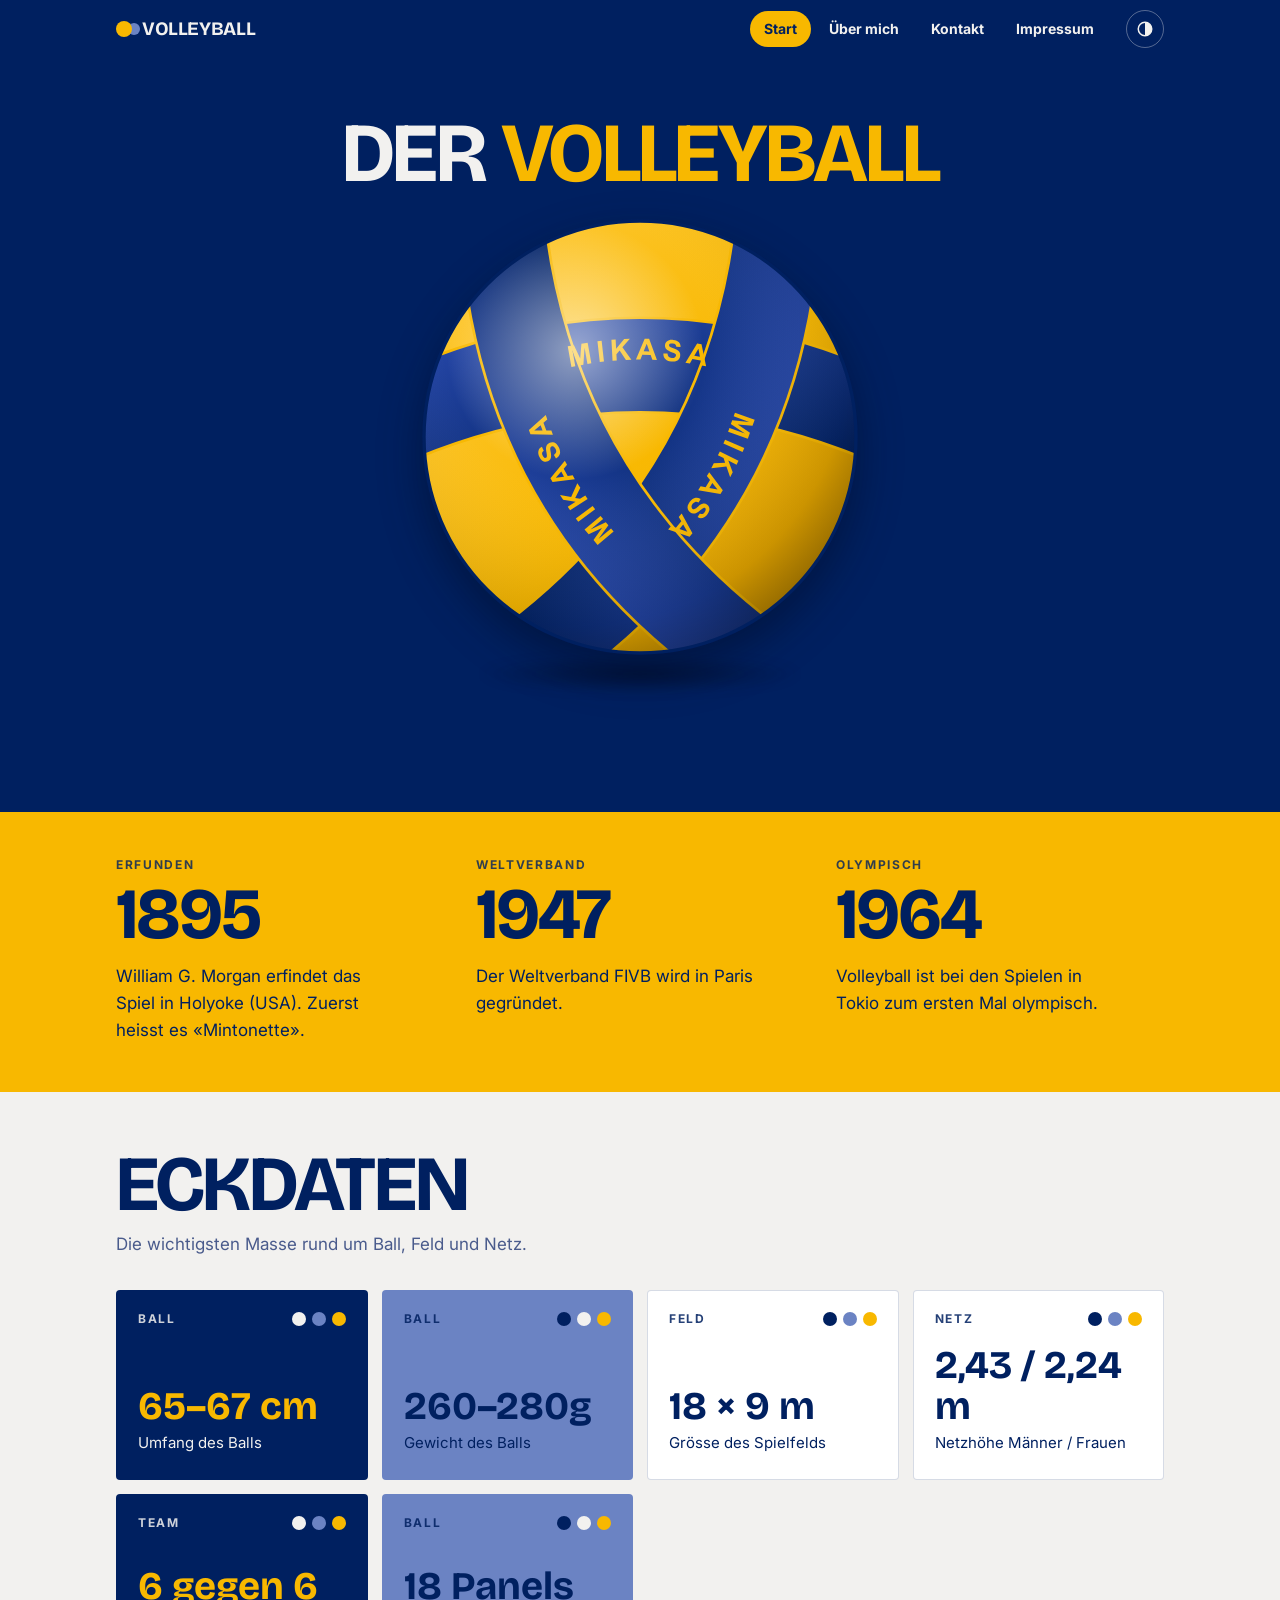
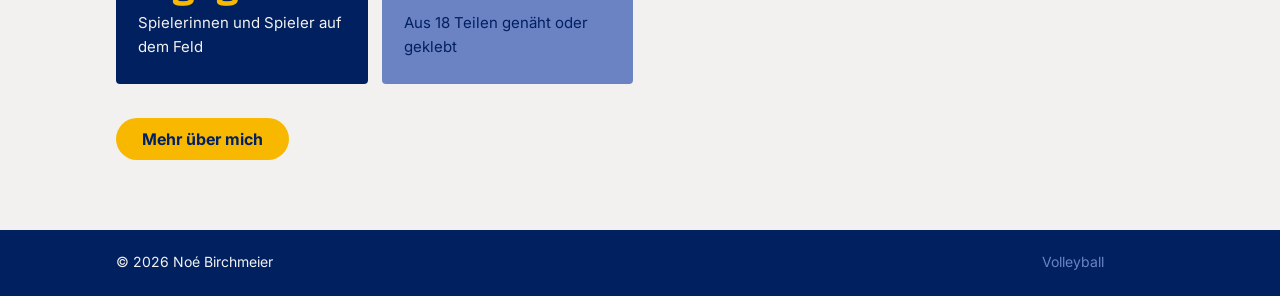
<file: index.html>
<!DOCTYPE html>
<html lang="de-CH">
<head>
    <meta charset="UTF-8">
    <meta name="viewport" content="width=device-width, initial-scale=1">
    <title>Start – Volleyball</title>
    <meta name="description" content="Alles rund um den Volleyball – von Noé Birchmeier.">

    <!-- Hell/Dunkel so früh wie möglich setzen, damit nichts aufblitzt -->
    <script>
        (function () {
            var saved = null;
            try { saved = localStorage.getItem('theme'); } catch (e) {}
            var dark = saved ? saved === 'dark' : window.matchMedia('(prefers-color-scheme: dark)').matches;
            document.documentElement.setAttribute('data-theme', dark ? 'dark' : 'light');
        })();
    </script>

    <link rel="preconnect" href="https://fonts.googleapis.com">
    <link rel="preconnect" href="https://fonts.gstatic.com" crossorigin>
    <link href="https://fonts.googleapis.com/css2?family=Bricolage+Grotesque:opsz,wght@12..96,700;12..96,800&family=Inter:wght@400;700&display=swap" rel="stylesheet">
    <link rel="stylesheet" href="assets/css/style.css">
</head>
<body>
<a class="skip-link" href="#inhalt">Zum Inhalt springen</a>

<header class="site-header">
    <div class="container site-header__inner">
        <a class="logo" href="index.html" aria-label="Volleyball – zur Startseite">
            <span class="logo__dots" aria-hidden="true"></span>
            <span class="logo__text">Volleyball</span>
        </a>

        <nav class="main-nav" aria-label="Hauptmenü">
            <ul>
                <li><a href="index.html" class="main-nav__link is-active" aria-current="page">Start</a></li>
                <li><a href="ueber-mich.html" class="main-nav__link">Über mich</a></li>
                <li><a href="kontakt.html" class="main-nav__link">Kontakt</a></li>
                <li><a href="impressum.html" class="main-nav__link">Impressum</a></li>
            </ul>
        </nav>

        <button type="button" class="theme-toggle" aria-label="Zwischen hell und dunkel wechseln">
            <svg aria-hidden="true" width="16" height="16" viewBox="0 0 16 16"><circle cx="8" cy="8" r="6.75" fill="none" stroke="currentColor" stroke-width="1.5"/><path d="M8 1.25a6.75 6.75 0 0 1 0 13.5z" fill="currentColor"/></svg>
        </button>
    </div>
</header>

<main id="inhalt">

    <section class="hero" aria-labelledby="hero-title">
        <div class="container hero__inner">
            <h1 id="hero-title" class="hero__title">Der <span class="accent">Volleyball</span></h1>

            <div class="ball-stage">
                <!-- Volleyball aus Figma: Streifen + Schriftzug drehen sich, Glanz bleibt stehen -->
                <svg class="ball" width="450" height="450" viewBox="0 0 450 450" fill="none" xmlns="http://www.w3.org/2000/svg" role="img" aria-labelledby="ball-title">
                    <title id="ball-title">Sich drehender Volleyball in Gelb und Blau</title>
                    <defs>
                        <mask id="ball-mask" style="mask-type:luminance" maskUnits="userSpaceOnUse" x="9" y="9" width="432" height="433">
                            <path d="M225 441C344.294 441 441 344.294 441 225C441 105.706 344.294 9 225 9C105.706 9 9 105.706 9 225C9 344.294 105.706 441 225 441Z" fill="white"/>
                        </mask>
                        <linearGradient id="ball-base" x1="0" y1="0" x2="450" y2="450" gradientUnits="userSpaceOnUse">
                            <stop stop-color="#FFCB3D"/>
                            <stop offset="0.55" stop-color="#F8B800"/>
                            <stop offset="1" stop-color="#D49500"/>
                        </linearGradient>
                        <linearGradient id="ball-band-1" x1="-22.5" y1="105.75" x2="61.5271" y2="381.66" gradientUnits="userSpaceOnUse">
                            <stop stop-color="#2A4BB0"/>
                            <stop offset="1" stop-color="#002060"/>
                        </linearGradient>
                        <linearGradient id="ball-band-2" x1="452.023" y1="70.2838" x2="171.065" y2="5.09843" gradientUnits="userSpaceOnUse">
                            <stop stop-color="#2A4BB0"/>
                            <stop offset="1" stop-color="#002060"/>
                        </linearGradient>
                        <linearGradient id="ball-band-3" x1="245.477" y1="498.966" x2="442.408" y2="288.242" gradientUnits="userSpaceOnUse">
                            <stop stop-color="#2A4BB0"/>
                            <stop offset="1" stop-color="#002060"/>
                        </linearGradient>
                        <radialGradient id="ball-shine" cx="0" cy="0" r="1" gradientUnits="userSpaceOnUse" gradientTransform="translate(160.2 138.6) scale(367.2)">
                            <stop stop-color="white" stop-opacity="0.55"/>
                            <stop offset="0.35" stop-color="white" stop-opacity="0"/>
                            <stop offset="0.75" stop-opacity="0.12"/>
                            <stop offset="1" stop-opacity="0.5"/>
                        </radialGradient>
                    </defs>

                    <g mask="url(#ball-mask)">
                        <path d="M450 0H0V450H450V0Z" fill="url(#ball-base)"/>

                        <g class="ball-spin">
                            <path d="M-22.5 162C142.5 87 307.5 87 472.5 162V256.5C307.5 181.5 142.5 181.5 -22.5 256.5V162Z" fill="url(#ball-band-1)" stroke-width="2.7" stroke="#F8B800"/>
                            <path d="M403.31 42.1588C385.761 222.553 303.261 365.447 155.81 470.841L73.9702 423.591C221.422 318.197 303.922 175.303 321.47 -5.09119L403.31 42.1588Z" fill="url(#ball-band-2)" stroke-width="2.7" stroke="#F8B800"/>
                            <path d="M294.19 470.841C146.739 365.447 64.2386 222.553 46.6905 42.1588L128.53 -5.09117C146.078 175.303 228.578 318.197 376.03 423.591L294.19 470.841Z" fill="url(#ball-band-3)" stroke-width="2.7" stroke="#F8B800"/>
                            <!-- Schriftzug MIKASA (3×, als Pfade) -->
                            <path d="M156.423 154.925L152.733 134.315L158.961 133.2L165.218 146.589L166.398 131.868L172.64 130.751L176.331 151.361L172.464 152.053L169.56 135.829L168.373 152.785L164.367 153.503L157.385 138.009L160.29 154.233L156.423 154.925ZM184.777 149.98L182.427 129.174L186.628 128.7L188.978 149.505L184.777 149.98ZM197.532 148.669L196.416 127.761L200.638 127.536L201.133 136.82L209.166 127.08L214.842 126.777L207.405 135.341L216.387 147.662L210.924 147.954L204.653 138.449L201.417 142.126L201.754 148.444L197.532 148.669ZM241.945 147.992L237.348 147.867L235.65 143.063L227.284 142.834L225.427 147.541L220.944 147.419L229.667 126.712L234.136 126.833L241.945 147.992ZM234.39 139.499L231.718 131.654L228.679 139.343L234.39 139.499ZM248.339 141.456L252.471 141.496C252.571 142.895 252.96 143.956 253.639 144.68C254.328 145.404 255.311 145.835 256.59 145.972C257.943 146.116 258.991 145.941 259.734 145.446C260.487 144.942 260.904 144.307 260.986 143.54C261.039 143.047 260.936 142.615 260.679 142.243C260.433 141.862 259.963 141.506 259.271 141.173C258.797 140.95 257.707 140.528 256.002 139.905C253.809 139.106 252.301 138.25 251.479 137.339C250.323 136.057 249.833 134.592 250.009 132.945C250.122 131.885 250.526 130.927 251.221 130.072C251.926 129.209 252.868 128.596 254.046 128.234C255.233 127.872 256.627 127.777 258.227 127.948C260.84 128.227 262.744 129.01 263.937 130.296C265.14 131.583 265.673 133.186 265.535 135.106L261.312 134.842C261.246 133.752 260.94 132.944 260.393 132.417C259.856 131.88 258.997 131.549 257.813 131.423C256.592 131.292 255.609 131.441 254.864 131.869C254.385 132.143 254.116 132.55 254.058 133.09C254.006 133.582 254.169 134.026 254.548 134.421C255.031 134.922 256.269 135.524 258.263 136.225C260.256 136.926 261.712 137.589 262.632 138.214C263.562 138.831 264.254 139.618 264.707 140.576C265.17 141.526 265.332 142.658 265.191 143.974C265.064 145.167 264.613 146.249 263.839 147.22C263.065 148.191 262.045 148.867 260.778 149.249C259.513 149.621 257.976 149.711 256.168 149.517C253.536 149.236 251.579 148.414 250.298 147.052C249.018 145.68 248.365 143.815 248.339 141.456ZM291.119 154.331L286.591 153.529L285.62 148.527L277.379 147.068L274.848 151.45L270.432 150.667L282.114 131.473L286.515 132.252L291.119 154.331ZM284.899 144.817L283.413 136.663L279.274 143.821L284.899 144.817Z" fill="#F8B800"/>
                            <path d="M319.975 200.649L339.669 207.758L337.52 213.709L322.797 212.433L334.955 220.816L332.802 226.78L313.108 219.671L314.442 215.977L329.944 221.573L315.853 212.068L317.235 208.239L334.144 209.939L318.641 204.343L319.975 200.649ZM310.081 227.676L329.274 236.044L327.584 239.919L308.391 231.552L310.081 227.676ZM304.838 239.378L323.503 248.865L321.588 252.634L313.299 248.421L317.718 260.248L315.142 265.315L311.444 254.592L296.283 256.21L298.761 251.333L310.129 250.655L308.563 246.014L302.923 243.147L304.838 239.378ZM283.218 278.179L285.625 274.26L290.634 275.192L295.015 268.061L291.868 264.099L294.215 260.278L307.786 278.186L305.447 281.995L283.218 278.179ZM294.35 275.883L302.481 277.491L297.341 271.015L294.35 275.883ZM285.681 286.984L283.581 290.543C282.319 289.93 281.206 289.737 280.239 289.963C279.267 290.197 278.403 290.833 277.645 291.872C276.843 292.972 276.471 293.967 276.529 294.858C276.589 295.762 276.93 296.441 277.553 296.895C277.953 297.187 278.379 297.314 278.83 297.278C279.283 297.255 279.826 297.026 280.46 296.593C280.89 296.294 281.801 295.562 283.193 294.397C284.982 292.897 286.477 292.018 287.677 291.762C289.365 291.402 290.878 291.71 292.217 292.687C293.079 293.315 293.706 294.143 294.099 295.172C294.494 296.214 294.554 297.336 294.279 298.538C293.998 299.747 293.383 301.002 292.435 302.302C290.887 304.426 289.258 305.683 287.547 306.073C285.831 306.472 284.176 306.131 282.583 305.052L284.923 301.526C285.899 302.014 286.752 302.153 287.483 301.943C288.215 301.747 288.932 301.168 289.633 300.206C290.357 299.213 290.72 298.288 290.721 297.429C290.723 296.877 290.505 296.44 290.067 296.121C289.667 295.829 289.201 295.749 288.669 295.88C287.994 296.047 286.854 296.818 285.25 298.194C283.646 299.57 282.343 300.5 281.342 300.983C280.343 301.481 279.316 301.686 278.259 301.599C277.205 301.526 276.144 301.099 275.074 300.32C274.105 299.613 273.393 298.682 272.94 297.526C272.486 296.37 272.41 295.149 272.713 293.861C273.023 292.579 273.714 291.203 274.786 289.734C276.345 287.595 278.035 286.311 279.856 285.883C281.684 285.46 283.626 285.827 285.681 286.984ZM253.141 317.596L256.1 314.075L260.917 315.735L266.301 309.328L263.772 304.945L266.657 301.512L277.44 321.226L274.564 324.648L253.141 317.596ZM264.49 316.966L272.294 319.756L268.166 312.593L264.49 316.966Z" fill="#F8B800"/>
                            <path d="M198.602 319.426L182.598 332.927L178.518 328.091L186.985 315.978L173.647 322.316L169.558 317.469L185.561 303.968L188.094 306.97L175.496 317.598L190.774 310.147L193.398 313.258L183.471 327.051L196.069 316.424L198.602 319.426ZM180.142 297.344L163.299 309.782L160.788 306.381L177.631 293.943L180.142 297.344ZM172.629 286.953L155.081 298.373L152.775 294.83L160.568 289.759L148.116 287.672L145.016 282.908L156.151 285.067L162.33 271.128L165.314 275.712L160.218 285.896L165.021 286.861L170.323 283.409L172.629 286.953ZM149.837 248.829L152.027 252.873L148.715 256.745L152.701 264.105L157.706 263.359L159.841 267.303L137.546 270.102L135.418 266.171L149.837 248.829ZM146.259 259.618L140.801 265.855L148.98 264.642L146.259 259.618ZM140.98 246.559L138.948 242.961C140.109 242.175 140.834 241.307 141.121 240.357C141.404 239.399 141.286 238.332 140.765 237.156C140.213 235.912 139.537 235.092 138.737 234.696C137.924 234.296 137.166 234.252 136.46 234.565C136.008 234.766 135.685 235.07 135.491 235.479C135.284 235.883 135.21 236.468 135.269 237.233C135.313 237.756 135.491 238.91 135.804 240.698C136.209 242.998 136.222 244.731 135.844 245.899C135.312 247.541 134.288 248.697 132.773 249.369C131.799 249.801 130.767 249.93 129.68 249.755C128.58 249.576 127.578 249.067 126.675 248.228C125.768 247.38 124.989 246.221 124.337 244.75C123.272 242.347 122.998 240.308 123.515 238.631C124.028 236.945 125.151 235.682 126.882 234.842L128.765 238.632C127.854 239.233 127.307 239.903 127.124 240.64C126.928 241.373 127.071 242.283 127.553 243.371C128.051 244.494 128.671 245.271 129.414 245.702C129.892 245.98 130.378 246.009 130.875 245.789C131.327 245.588 131.63 245.225 131.782 244.7C131.975 244.031 131.877 242.658 131.488 240.581C131.098 238.504 130.944 236.911 131.025 235.802C131.094 234.688 131.43 233.696 132.034 232.825C132.624 231.948 133.524 231.242 134.734 230.706C135.831 230.22 136.993 230.069 138.221 230.254C139.449 230.439 140.544 230.984 141.508 231.89C142.463 232.8 143.309 234.086 144.046 235.749C145.119 238.169 145.386 240.274 144.846 242.065C144.298 243.86 143.009 245.358 140.98 246.559ZM130.739 203.073L132.309 207.396L128.463 210.737L131.319 218.604L136.379 218.605L137.91 222.82L115.446 222.301L113.92 218.1L130.739 203.073ZM125.61 213.217L119.292 218.58L127.56 218.586L125.61 213.217Z" fill="#F8B800"/>
                        </g>

                        <path d="M225 441C344.294 441 441 344.294 441 225C441 105.706 344.294 9 225 9C105.706 9 9 105.706 9 225C9 344.294 105.706 441 225 441Z" fill="url(#ball-shine)"/>
                    </g>
                    <path d="M441 225C441 344.294 344.294 441 225 441C105.706 441 9 344.294 9 225C9 105.706 105.706 9 225 9C344.294 9 441 105.706 441 225Z" stroke-width="3.375" stroke="#002060"/>
                </svg>
                <span class="ball-shadow" aria-hidden="true"></span>
            </div>
        </div>
    </section>

    <section class="milestones" aria-label="Geschichte">
        <div class="container milestones__grid">
            <article class="milestone">
                <p class="eyebrow">Erfunden</p>
                <h3 class="milestone__year">1895</h3>
                <p class="milestone__text">William G. Morgan erfindet das Spiel in Holyoke (USA). Zuerst heisst es «Mintonette».</p>
            </article>
            <article class="milestone">
                <p class="eyebrow">Weltverband</p>
                <h3 class="milestone__year">1947</h3>
                <p class="milestone__text">Der Weltverband FIVB wird in Paris gegründet.</p>
            </article>
            <article class="milestone">
                <p class="eyebrow">Olympisch</p>
                <h3 class="milestone__year">1964</h3>
                <p class="milestone__text">Volleyball ist bei den Spielen in Tokio zum ersten Mal olympisch.</p>
            </article>
        </div>
    </section>

    <section class="facts" aria-labelledby="facts-title">
        <div class="container">
            <h2 id="facts-title" class="section-title">Eckdaten</h2>
            <p class="section-lead">Die wichtigsten Masse rund um Ball, Feld und Netz.</p>

            <div class="facts__grid">
                <article class="fact-card fact-card--navy">
                    <div class="fact-card__top">
                        <span class="eyebrow">Ball</span>
                        <span class="fact-card__dots" aria-hidden="true"><i></i><i></i><i></i></span>
                    </div>
                    <p class="fact-card__value">65–67 cm</p>
                    <p class="fact-card__text">Umfang des Balls</p>
                </article>

                <article class="fact-card fact-card--blue">
                    <div class="fact-card__top">
                        <span class="eyebrow">Ball</span>
                        <span class="fact-card__dots" aria-hidden="true"><i></i><i></i><i></i></span>
                    </div>
                    <p class="fact-card__value">260–280g</p>
                    <p class="fact-card__text">Gewicht des Balls</p>
                </article>

                <article class="fact-card fact-card--light">
                    <div class="fact-card__top">
                        <span class="eyebrow">Feld</span>
                        <span class="fact-card__dots" aria-hidden="true"><i></i><i></i><i></i></span>
                    </div>
                    <p class="fact-card__value">18 × 9 m</p>
                    <p class="fact-card__text">Grösse des Spielfelds</p>
                </article>

                <article class="fact-card fact-card--light">
                    <div class="fact-card__top">
                        <span class="eyebrow">Netz</span>
                        <span class="fact-card__dots" aria-hidden="true"><i></i><i></i><i></i></span>
                    </div>
                    <p class="fact-card__value">2,43 / 2,24 m</p>
                    <p class="fact-card__text">Netzhöhe Männer / Frauen</p>
                </article>

                <article class="fact-card fact-card--navy">
                    <div class="fact-card__top">
                        <span class="eyebrow">Team</span>
                        <span class="fact-card__dots" aria-hidden="true"><i></i><i></i><i></i></span>
                    </div>
                    <p class="fact-card__value">6 gegen 6</p>
                    <p class="fact-card__text">Spielerinnen und Spieler auf dem Feld</p>
                </article>

                <article class="fact-card fact-card--blue">
                    <div class="fact-card__top">
                        <span class="eyebrow">Ball</span>
                        <span class="fact-card__dots" aria-hidden="true"><i></i><i></i><i></i></span>
                    </div>
                    <p class="fact-card__value">18 Panels</p>
                    <p class="fact-card__text">Aus 18 Teilen genäht oder geklebt</p>
                </article>
            </div>

            <a class="btn btn--primary" href="ueber-mich.html">Mehr über mich</a>
        </div>
    </section>

</main>

<footer class="site-footer">
    <div class="container site-footer__inner">
        <span>© 2026 Noé Birchmeier</span>
        <span class="site-footer__brand">Volleyball</span>
    </div>
</footer>

<script src="assets/js/script.js"></script>
</body>
</html>
</file>
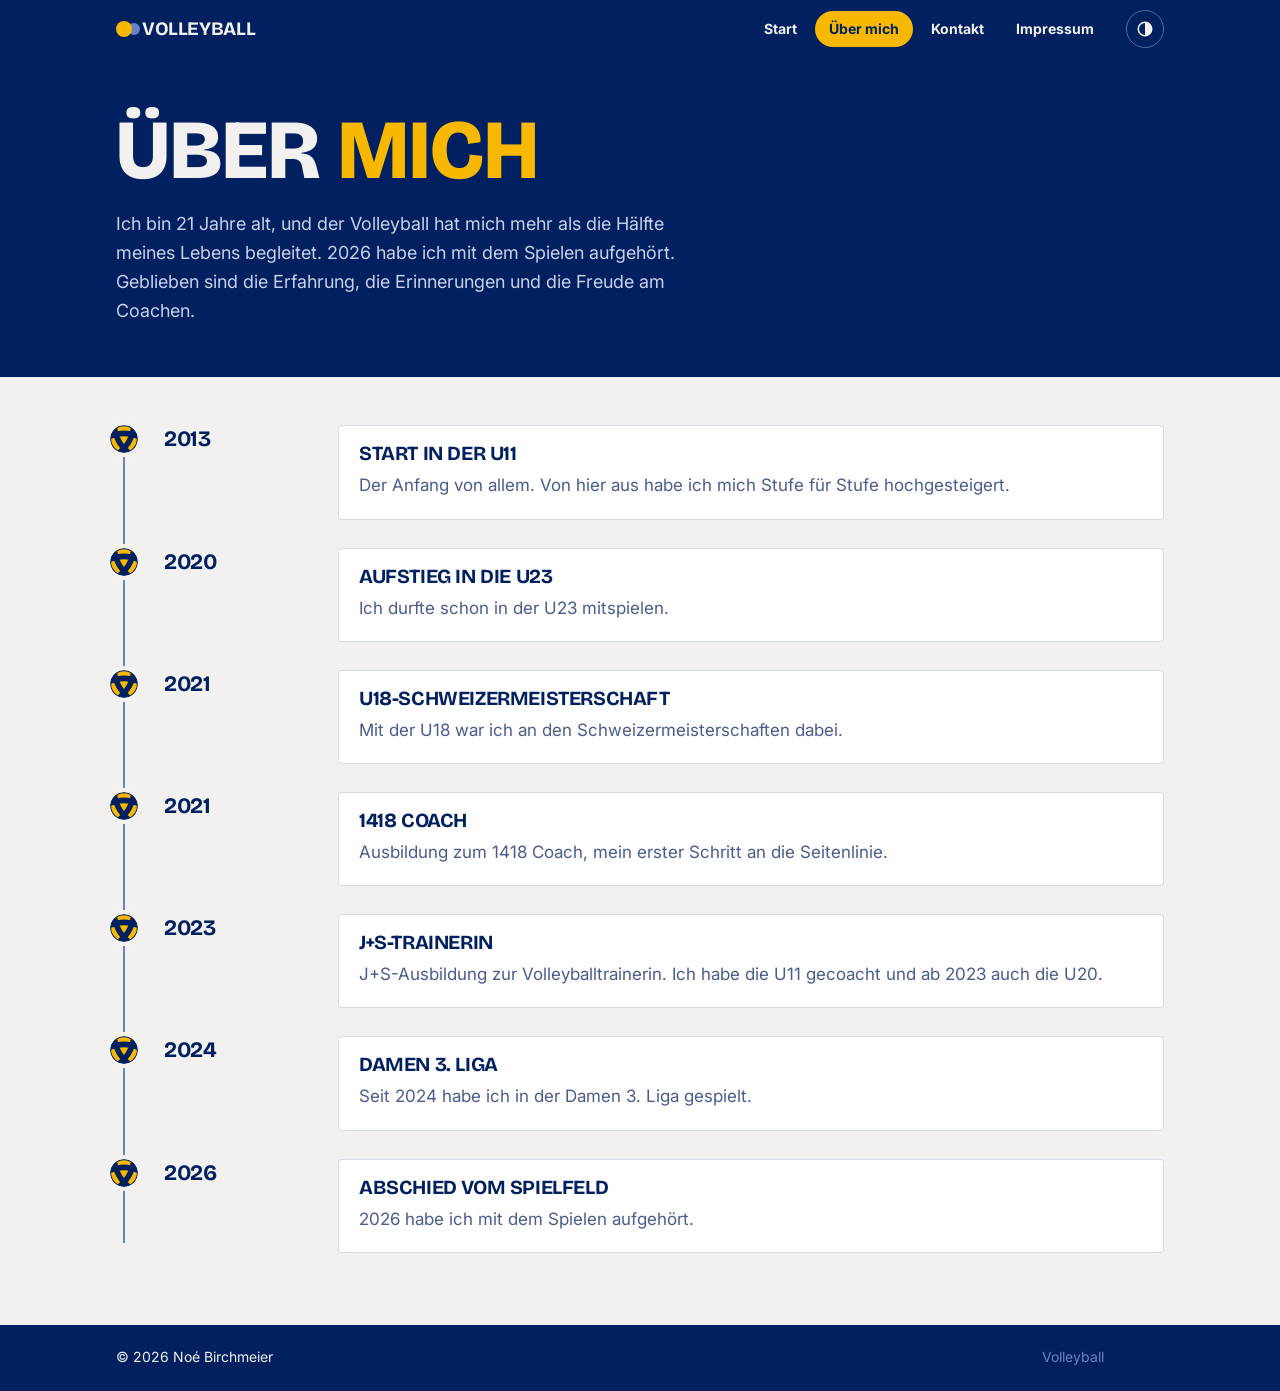
<file: ueber-mich.html>
<!DOCTYPE html>
<html lang="de-CH">
<head>
    <meta charset="UTF-8">
    <meta name="viewport" content="width=device-width, initial-scale=1">
    <title>Über mich – Volleyball</title>
    <meta name="description" content="Alles rund um den Volleyball – von Noé Birchmeier.">

    <script>
        (function () {
            var saved = null;
            try { saved = localStorage.getItem('theme'); } catch (e) {}
            var dark = saved ? saved === 'dark' : window.matchMedia('(prefers-color-scheme: dark)').matches;
            document.documentElement.setAttribute('data-theme', dark ? 'dark' : 'light');
        })();
    </script>

    <link rel="preconnect" href="https://fonts.googleapis.com">
    <link rel="preconnect" href="https://fonts.gstatic.com" crossorigin>
    <link href="https://fonts.googleapis.com/css2?family=Bricolage+Grotesque:opsz,wght@12..96,700;12..96,800&family=Inter:wght@400;700&display=swap" rel="stylesheet">
    <link rel="stylesheet" href="assets/css/style.css">
</head>
<body>
<a class="skip-link" href="#inhalt">Zum Inhalt springen</a>

<header class="site-header">
    <div class="container site-header__inner">
        <a class="logo" href="index.html" aria-label="Volleyball – zur Startseite">
            <span class="logo__dots" aria-hidden="true"></span>
            <span class="logo__text">Volleyball</span>
        </a>

        <nav class="main-nav" aria-label="Hauptmenü">
            <ul>
                <li><a href="index.html" class="main-nav__link">Start</a></li>
                <li><a href="ueber-mich.html" class="main-nav__link is-active" aria-current="page">Über mich</a></li>
                <li><a href="kontakt.html" class="main-nav__link">Kontakt</a></li>
                <li><a href="impressum.html" class="main-nav__link">Impressum</a></li>
            </ul>
        </nav>

        <button type="button" class="theme-toggle" aria-label="Zwischen hell und dunkel wechseln">
            <svg aria-hidden="true" width="16" height="16" viewBox="0 0 16 16"><circle cx="8" cy="8" r="6.75" fill="none" stroke="currentColor" stroke-width="1.5"/><path d="M8 1.25a6.75 6.75 0 0 1 0 13.5z" fill="currentColor"/></svg>
        </button>
    </div>
</header>

<main id="inhalt">

    <section class="page-hero" aria-labelledby="page-title">
        <div class="container">
            <h1 id="page-title" class="page-hero__title">Über <span class="accent">mich</span></h1>
            <p class="page-hero__lead">
                Ich bin 21 Jahre alt, und der Volleyball hat mich mehr als die Hälfte meines Lebens begleitet.
                2026 habe ich mit dem Spielen aufgehört. Geblieben sind die Erfahrung, die Erinnerungen und die Freude am Coachen.
            </p>
        </div>
    </section>

    <section class="page-content">
        <div class="container">
            <ol class="timeline">
                <li class="timeline__item">
                    <img class="timeline__icon" src="assets/img/timeline-ball.svg" width="28" height="28" alt="">
                    <span class="timeline__year">2013</span>
                    <div class="card timeline__card">
                        <h3 class="timeline__title">Start in der U11</h3>
                        <p class="timeline__text">Der Anfang von allem. Von hier aus habe ich mich Stufe für Stufe hochgesteigert.</p>
                    </div>
                </li>
                <li class="timeline__item">
                    <img class="timeline__icon" src="assets/img/timeline-ball.svg" width="28" height="28" alt="">
                    <span class="timeline__year">2020</span>
                    <div class="card timeline__card">
                        <h3 class="timeline__title">Aufstieg in die U23</h3>
                        <p class="timeline__text">Ich durfte schon in der U23 mitspielen.</p>
                    </div>
                </li>
                <li class="timeline__item">
                    <img class="timeline__icon" src="assets/img/timeline-ball.svg" width="28" height="28" alt="">
                    <span class="timeline__year">2021</span>
                    <div class="card timeline__card">
                        <h3 class="timeline__title">U18-Schweizermeisterschaft</h3>
                        <p class="timeline__text">Mit der U18 war ich an den Schweizermeisterschaften dabei.</p>
                    </div>
                </li>
                <li class="timeline__item">
                    <img class="timeline__icon" src="assets/img/timeline-ball.svg" width="28" height="28" alt="">
                    <span class="timeline__year">2021</span>
                    <div class="card timeline__card">
                        <h3 class="timeline__title">1418 Coach</h3>
                        <p class="timeline__text">Ausbildung zum 1418 Coach, mein erster Schritt an die Seitenlinie.</p>
                    </div>
                </li>
                <li class="timeline__item">
                    <img class="timeline__icon" src="assets/img/timeline-ball.svg" width="28" height="28" alt="">
                    <span class="timeline__year">2023</span>
                    <div class="card timeline__card">
                        <h3 class="timeline__title">J+S-Trainerin</h3>
                        <p class="timeline__text">J+S-Ausbildung zur Volleyballtrainerin. Ich habe die U11 gecoacht und ab 2023 auch die U20.</p>
                    </div>
                </li>
                <li class="timeline__item">
                    <img class="timeline__icon" src="assets/img/timeline-ball.svg" width="28" height="28" alt="">
                    <span class="timeline__year">2024</span>
                    <div class="card timeline__card">
                        <h3 class="timeline__title">Damen 3. Liga</h3>
                        <p class="timeline__text">Seit 2024 habe ich in der Damen 3. Liga gespielt.</p>
                    </div>
                </li>
                <li class="timeline__item">
                    <img class="timeline__icon" src="assets/img/timeline-ball.svg" width="28" height="28" alt="">
                    <span class="timeline__year">2026</span>
                    <div class="card timeline__card">
                        <h3 class="timeline__title">Abschied vom Spielfeld</h3>
                        <p class="timeline__text">2026 habe ich mit dem Spielen aufgehört.</p>
                    </div>
                </li>
            </ol>
        </div>
    </section>

</main>

<footer class="site-footer">
    <div class="container site-footer__inner">
        <span>© 2026 Noé Birchmeier</span>
        <span class="site-footer__brand">Volleyball</span>
    </div>
</footer>

<script src="assets/js/script.js"></script>
</body>
</html>
</file>
<file: assets/css/style.css>
:root {
    /* Grundfarben */
    --navy: #002060;
    --navy-deep: #001a52;
    --navy-night: #00123a;
    --yellow: #f8b800;
    --periwinkle: #6b83c3;
    --cream: #f2f1ef;
    --white: #ffffff;

    /* Rollen – Hell */
    --page-bg: var(--cream);
    --heading: var(--navy);
    --text: var(--navy);
    --text-muted: #4a5b8c;
    --hero-lead: #c9d1ea;
    --card-bg: var(--white);
    --card-border: rgba(0, 32, 96, 0.16);
    --card-value: var(--navy);
    --card-text: var(--navy);
    --timeline-year: var(--navy);
    --field-bg: var(--cream);
    --code-bg: var(--cream);
    --outline-btn-border: var(--navy);
    --outline-btn-text: var(--navy);
    --contact-title: var(--navy);

    /* Typografie */
    --font-display: 'Bricolage Grotesque', 'Arial Black', Arial, sans-serif;
    --font-body: 'Inter', Arial, Helvetica, sans-serif;

    /* Layout */
    --container: 1048px;
    --gutter: 16px;
    --header-h: 58px;
    --radius: 4px;
}

[data-theme="dark"] {
    --page-bg: var(--navy-night);
    --heading: var(--yellow);
    --text: var(--cream);
    --text-muted: #aeb9da;
    --card-bg: var(--navy-deep);
    --card-border: rgba(242, 241, 239, 0.18);
    --card-value: var(--yellow);
    --card-text: var(--cream);
    --timeline-year: var(--yellow);
    --field-bg: var(--navy-night);
    --code-bg: var(--navy-night);
    --outline-btn-border: var(--periwinkle);
    --outline-btn-text: var(--cream);
    --contact-title: var(--yellow);
    color-scheme: dark;
}

/* ---------- Basis ---------- */
*,
*::before,
*::after {
    box-sizing: border-box;
}

html {
    scroll-padding-top: calc(var(--header-h) + 16px);
}

body {
    margin: 0;
    min-height: 100vh;
    display: flex;
    flex-direction: column;
    background: var(--page-bg);
    color: var(--text);
    font-family: var(--font-body);
    font-size: 17px;
    line-height: 1.6;
    -webkit-font-smoothing: antialiased;
    transition: background-color 0.25s ease, color 0.25s ease;
}

main {
    flex: 1;
}

h1, h2, h3, p {
    margin: 0;
}

img, svg {
    display: block;
    max-width: 100%;
}

a {
    color: inherit;
}

.container {
    width: 100%;
    max-width: calc(var(--container) + 2 * var(--gutter));
    margin-inline: auto;
    padding-inline: var(--gutter);
}

.accent {
    color: var(--yellow);
}

.skip-link {
    position: absolute;
    left: -9999px;
    top: 8px;
    z-index: 100;
    padding: 8px 16px;
    border-radius: 999px;
    background: var(--yellow);
    color: var(--navy);
    font-weight: 700;
}

.skip-link:focus {
    left: 16px;
}

:focus-visible {
    outline: 3px solid var(--yellow);
    outline-offset: 2px;
}

/* Kleine Grossbuchstaben-Beschriftung ("Erfunden", "Ball" …) */
.eyebrow {
    font-family: var(--font-body);
    font-size: 12px;
    font-weight: 700;
    line-height: 1.2;
    letter-spacing: 0.14em;
    text-transform: uppercase;
}

/* ---------- Buttons ---------- */
.btn {
    display: inline-flex;
    align-items: center;
    justify-content: center;
    height: 42px;
    padding: 0 26px;
    border: 0;
    border-radius: 999px;
    font-family: var(--font-body);
    font-size: 16px;
    font-weight: 700;
    line-height: 1;
    text-decoration: none;
    cursor: pointer;
    transition: transform 0.15s ease, filter 0.15s ease, background-color 0.15s ease;
}

.btn:hover {
    transform: translateY(-1px);
}

.btn--primary {
    background: var(--yellow);
    color: var(--navy);
}

.btn--primary:hover {
    filter: brightness(1.06);
}

.btn--outline {
    background: transparent;
    border: 2px solid var(--outline-btn-border);
    color: var(--outline-btn-text);
}

.btn--outline.is-done {
    background: var(--yellow);
    border-color: var(--yellow);
    color: var(--navy);
}

.btn--small {
    height: 36px;
    padding: 0 16px;
    font-size: 14px;
}

/* ---------- Header ---------- */
.site-header {
    position: sticky;
    top: 0;
    z-index: 50;
    background: var(--navy);
}

.site-header__inner {
    display: flex;
    align-items: center;
    gap: 18px;
    min-height: var(--header-h);
}

.logo {
    display: inline-flex;
    align-items: center;
    gap: 10px;
    margin-right: auto;
    color: var(--cream);
    text-decoration: none;
}

/* gelber Punkt + blauer Punkt dahinter (wie im Figma-Logo) */
.logo__dots {
    width: 16px;
    height: 16px;
    border-radius: 50%;
    background: var(--yellow);
    box-shadow: 10px 0 0 -2px var(--periwinkle);
    position: relative;
    z-index: 1;
}

.logo__text {
    font-family: var(--font-display);
    font-size: 19px;
    font-weight: 700;
    letter-spacing: -0.02em;
    text-transform: uppercase;
    line-height: 1.6;
}

.main-nav ul {
    display: flex;
    align-items: center;
    gap: 4px;
    margin: 0;
    padding: 0;
    list-style: none;
}

.main-nav__link {
    display: inline-flex;
    align-items: center;
    height: 36px;
    padding: 0 14px;
    border-radius: 999px;
    color: var(--cream);
    font-size: 14px;
    font-weight: 700;
    line-height: 1.6;
    text-decoration: none;
    transition: background-color 0.15s ease, color 0.15s ease;
}

.main-nav__link:hover {
    background: rgba(242, 241, 239, 0.12);
}

.main-nav__link.is-active {
    background: var(--yellow);
    color: var(--navy);
}

.theme-toggle {
    flex: none;
    display: grid;
    place-items: center;
    width: 38px;
    height: 38px;
    padding: 0;
    border: 1px solid rgba(242, 241, 239, 0.35);
    border-radius: 50%;
    background: transparent;
    color: var(--cream);
    font-family: Arial, sans-serif;
    font-size: 17px;
    line-height: 1;
    cursor: pointer;
    transition: border-color 0.15s ease, background-color 0.15s ease;
}

.theme-toggle:hover {
    border-color: var(--cream);
    background: rgba(242, 241, 239, 0.08);
}

.theme-toggle svg {
    transition: transform 0.3s ease;
}

[data-theme="dark"] .theme-toggle svg {
    transform: rotate(180deg);
}

/* ---------- Footer ---------- */
.site-footer {
    background: var(--navy);
    color: var(--cream);
    font-size: 14px;
    line-height: 1.6;
}

.site-footer__inner {
    display: flex;
    justify-content: space-between;
    align-items: center;
    gap: 16px;
    min-height: 66px;
}

.site-footer__brand {
    color: var(--periwinkle);
    margin-right: 60px; /* wie im Design leicht vom Rand abgesetzt */
}

/* ==========================================================================
   Startseite
   ========================================================================== */
.hero {
    background: var(--navy);
    overflow: hidden;
}

.hero__inner {
    display: flex;
    flex-direction: column;
    align-items: center;
    padding-top: 56px;
    padding-bottom: 150px;
}

.hero__title {
    color: var(--cream);
    font-family: var(--font-display);
    font-size: 84px;
    font-weight: 700;
    line-height: 0.95;
    letter-spacing: -0.03em;
    text-transform: uppercase;
    text-align: center;
}

.ball-stage {
    position: relative;
    width: 450px;
    max-width: 100%;
    margin-top: 18px;
}

.ball {
    width: 100%;
    height: auto;
    filter: drop-shadow(0 18px 22px rgba(0, 8, 30, 0.45));
    position: relative;
    z-index: 1;
}

/* Panels + Schriftzug drehen sich, Glanzlicht bleibt stehen */
.ball-spin {
    transform-box: view-box;
    transform-origin: 225px 225px;
    animation: ball-rotate 14s linear infinite;
}

@keyframes ball-rotate {
    to { transform: rotate(360deg); }
}

/* Schatten unter dem Ball (Gradient + Blur aus Figma) */
.ball-shadow {
    position: absolute;
    left: 50%;
    bottom: -32px;
    width: 72%;
    height: 40px;
    transform: translateX(-50%);
    background: radial-gradient(ellipse at center, rgba(0, 8, 30, 0.55) 0%, rgba(0, 8, 30, 0) 70%);
    filter: blur(5px);
    animation: shadow-pulse 14s ease-in-out infinite;
}

@keyframes shadow-pulse {
    0%, 100% { opacity: 1; }
    50% { opacity: 0.8; }
}

@media (prefers-reduced-motion: reduce) {
    .ball-spin,
    .ball-shadow {
        animation: none;
    }
}

/* Meilensteine (gelbes Band) */
.milestones {
    background: var(--yellow);
    color: var(--navy);
    padding: 46px 0 48px;
}

.milestones__grid {
    display: grid;
    grid-template-columns: repeat(3, 1fr);
    gap: 32px;
}

.milestone .eyebrow {
    opacity: 0.8;
}

.milestone__year {
    margin-top: 8px;
    font-family: var(--font-display);
    font-size: 72px;
    font-weight: 700;
    line-height: 0.95;
    letter-spacing: -0.03em;
}

.milestone__text {
    max-width: 280px;
    margin-top: 14px;
    font-size: 17px;
    line-height: 1.6;
}

/* Eckdaten */
.facts {
    padding: 49px 0 70px;
}

.section-title {
    color: var(--heading);
    font-family: var(--font-display);
    font-size: 78px;
    font-weight: 700;
    line-height: 1.12;
    letter-spacing: -0.03em;
    text-transform: uppercase;
}

.section-lead {
    margin-top: 2px;
    color: var(--text-muted);
    font-size: 17px;
    line-height: 1.6;
}

.facts__grid {
    display: grid;
    grid-template-columns: repeat(4, 1fr);
    gap: 14px;
    margin: 32px 0 34px;
}

.fact-card {
    --fc-bg: var(--card-bg);
    --fc-border: var(--card-border);
    --fc-value: var(--card-value);
    --fc-text: var(--card-text);
    --dot-1: var(--navy);
    --dot-2: var(--periwinkle);
    --dot-3: var(--yellow);

    display: flex;
    flex-direction: column;
    min-height: 190px;
    padding: 21px 21px 24px;
    border: 1px solid var(--fc-border);
    border-radius: var(--radius);
    background: var(--fc-bg);
    color: var(--fc-text);
}

.fact-card--navy {
    --fc-bg: var(--navy);
    --fc-border: transparent;
    --fc-value: var(--yellow);
    --fc-text: var(--cream);
    --dot-1: var(--cream);
}

.fact-card--blue {
    --fc-bg: var(--periwinkle);
    --fc-border: transparent;
    --fc-value: var(--navy);
    --fc-text: var(--navy);
    --dot-1: var(--navy);
    --dot-2: var(--cream);
}

.fact-card__top {
    display: flex;
    justify-content: space-between;
    align-items: center;
}

.fact-card__top .eyebrow {
    opacity: 0.85;
}

.fact-card__dots {
    display: flex;
    gap: 6px;
}

.fact-card__dots i {
    width: 14px;
    height: 14px;
    border-radius: 50%;
    background: var(--dot-1);
}

.fact-card__dots i:nth-child(2) { background: var(--dot-2); }
.fact-card__dots i:nth-child(3) { background: var(--dot-3); }

.fact-card__value {
    margin-top: auto;
    color: var(--fc-value);
    font-family: var(--font-display);
    font-size: clamp(34px, 3.05vw, 44px);
    font-weight: 700;
    line-height: 1.05;
}

.fact-card__text {
    margin-top: 4px;
    font-size: 15px;
    line-height: 1.6;
}

/* ==========================================================================
   Unterseiten (Über mich, Kontakt, Impressum)
   ========================================================================== */
.page-hero {
    background: var(--navy);
    padding: 49px 0 52px;
}

.page-hero--compact {
    padding-bottom: 41px;
}

.page-hero__title {
    color: var(--cream);
    font-family: var(--font-display);
    font-size: 84px;
    font-weight: 800;
    line-height: 1.05;
    text-transform: uppercase;
}

.page-hero__lead {
    max-width: 600px;
    margin-top: 15px;
    color: var(--hero-lead);
    font-size: 18px;
    line-height: 1.6;
}

.page-content {
    padding: 48px 0 72px;
}

.card {
    border: 1px solid var(--card-border);
    border-radius: var(--radius);
    background: var(--card-bg);
}

.card--panel {
    max-width: 680px;
    padding: 26px 28px 28px;
}

/* ---------- Zeitstrahl (Über mich) ---------- */
.timeline {
    position: relative;
    margin: 0;
    padding: 0;
    list-style: none;
}

/* senkrechte Linie */
.timeline::before {
    content: "";
    position: absolute;
    top: 10px;
    bottom: 10px;
    left: 7px;
    width: 2px;
    background: var(--periwinkle);
}

.timeline__item {
    position: relative;
    display: grid;
    grid-template-columns: 222px 1fr;
    padding-bottom: 28px;
}

.timeline__item:last-child {
    padding-bottom: 0;
}

.timeline__icon {
    position: absolute;
    top: 0;
    left: -6px;
    width: 28px;
    height: 28px;
    border-radius: 50%;
    box-shadow: 0 0 0 4px var(--page-bg); /* Ring in Hintergrundfarbe, "unterbricht" die Linie */
}

.timeline__year {
    padding-left: 48px;
    padding-top: 2px;
    color: var(--timeline-year);
    font-family: var(--font-display);
    font-size: 22px;
    font-weight: 700;
    line-height: 1.1;
    letter-spacing: -0.02em;
}

.timeline__card {
    padding: 16px 20px 19px;
}

.timeline__title {
    color: var(--text);
    font-family: var(--font-display);
    font-size: 20px;
    font-weight: 700;
    line-height: 1.1;
    letter-spacing: -0.02em;
    text-transform: uppercase;
}

.timeline__text {
    margin-top: 8px;
    color: var(--text-muted);
    font-size: 17px;
    line-height: 1.6;
}

/* ---------- Kontakt ---------- */
.contact__title {
    color: var(--contact-title);
    font-family: var(--font-display);
    font-size: 22px;
    font-weight: 700;
    line-height: 0.95;
    letter-spacing: -0.03em;
    text-transform: uppercase;
}

.contact__mail {
    display: flex;
    flex-wrap: wrap;
    align-items: center;
    gap: 14px;
    margin-top: 10px;
}

.contact__address {
    display: inline-block;
    padding: 8px 7px;
    border: 1px solid var(--card-border);
    border-radius: var(--radius);
    background: var(--code-bg);
    color: var(--text);
    font-family: var(--font-body);
    font-size: 16px;
    font-weight: 700;
    line-height: 1.4;
    word-break: break-all;
}

.form {
    display: flex;
    flex-direction: column;
    gap: 16px;
    margin-top: 22px;
}

.form__field label {
    display: block;
    margin-bottom: 6px;
    color: var(--text);
    font-size: 16px;
    font-weight: 700;
    line-height: 1.4;
}

.form__field input,
.form__field textarea {
    display: block;
    width: 100%;
    padding: 12px 14px;
    border: 2px solid var(--periwinkle);
    border-radius: var(--radius);
    background: var(--field-bg);
    color: var(--text);
    font: 400 16px/1.5 var(--font-body);
    transition: border-color 0.15s ease, box-shadow 0.15s ease;
}

.form__field input {
    height: 52px;
}

.form__field textarea {
    min-height: 148px;
    resize: vertical;
}

.form__field input:focus,
.form__field textarea:focus {
    outline: none;
    border-color: var(--yellow);
    box-shadow: 0 0 0 3px rgba(248, 184, 0, 0.3);
}

.form .btn {
    align-self: flex-start;
}

/* ---------- Impressum ---------- */
.legal {
    color: var(--text);
    font-size: 17px;
    line-height: 1.6;
}

.legal p + p {
    margin-top: 14px;
}

.legal a {
    text-decoration-color: var(--yellow);
    text-underline-offset: 3px;
}

/* ==========================================================================
   Responsive
   ========================================================================== */
@media (max-width: 1100px) {
    .facts__grid {
        grid-template-columns: repeat(2, 1fr);
    }
}

@media (max-width: 760px) {
    :root {
        --header-h: auto;
    }

    /* Header wie im Mobile-Frame: Logo, darunter Menü, darunter Umschalter */
    .site-header__inner {
        flex-wrap: wrap;
        gap: 8px 0;
        padding-top: 10px;
        padding-bottom: 10px;
    }

    .logo {
        width: 100%;
    }

    .main-nav {
        width: 100%;
        overflow-x: auto;
    }

    .main-nav ul {
        gap: 0;
    }

    .main-nav__link {
        padding: 0 12px;
        white-space: nowrap;
    }

    .main-nav li:first-child .main-nav__link:not(.is-active) {
        padding-left: 0;
    }

    /* Startseite */
    .hero__inner {
        padding-top: 30px;
        padding-bottom: 110px;
    }

    .hero__title {
        font-size: 40px;
    }

    .ball-stage {
        width: 296px;
        margin-top: 18px;
    }

    .ball-shadow {
        bottom: -22px;
        height: 27px;
    }

    .milestones__grid {
        grid-template-columns: 1fr;
        gap: 26px;
    }

    .milestone__year {
        font-size: 46px;
        line-height: 1.1;
        margin-top: 6px;
    }

    .milestone__text {
        max-width: none;
        margin-top: 4px;
        font-size: 16.9px;
    }

    .facts {
        padding-top: 56px;
    }

    .section-title {
        font-size: 40px;
        line-height: 1;
    }

    .section-lead {
        margin-top: 8px;
    }

    .facts__grid {
        grid-template-columns: 1fr;
        margin-top: 20px;
    }

    .fact-card__value {
        font-size: 34px;
        letter-spacing: -0.03em;
        text-transform: uppercase;
    }

    /* Unterseiten */
    .page-hero {
        padding: 30px 0 40px;
    }

    .page-hero__title {
        font-size: 40px;
        line-height: 0.95;
        letter-spacing: -0.03em;
    }

    .page-content {
        padding: 42px 0 56px;
    }

    .card--panel {
        padding: 22px 20px 24px;
    }

    .contact__address {
        font-size: 14px;
    }

    /* Zeitstrahl: Jahr über der Karte */
    .timeline__item {
        grid-template-columns: 1fr;
        gap: 10px;
        padding-bottom: 24px;
    }

    .timeline__year {
        padding-left: 40px;
    }

    .timeline__card {
        margin-left: 40px;
    }

    .timeline__text {
        font-size: 16px;
    }

    .site-footer__brand {
        margin-right: 0;
    }
}
</file>
